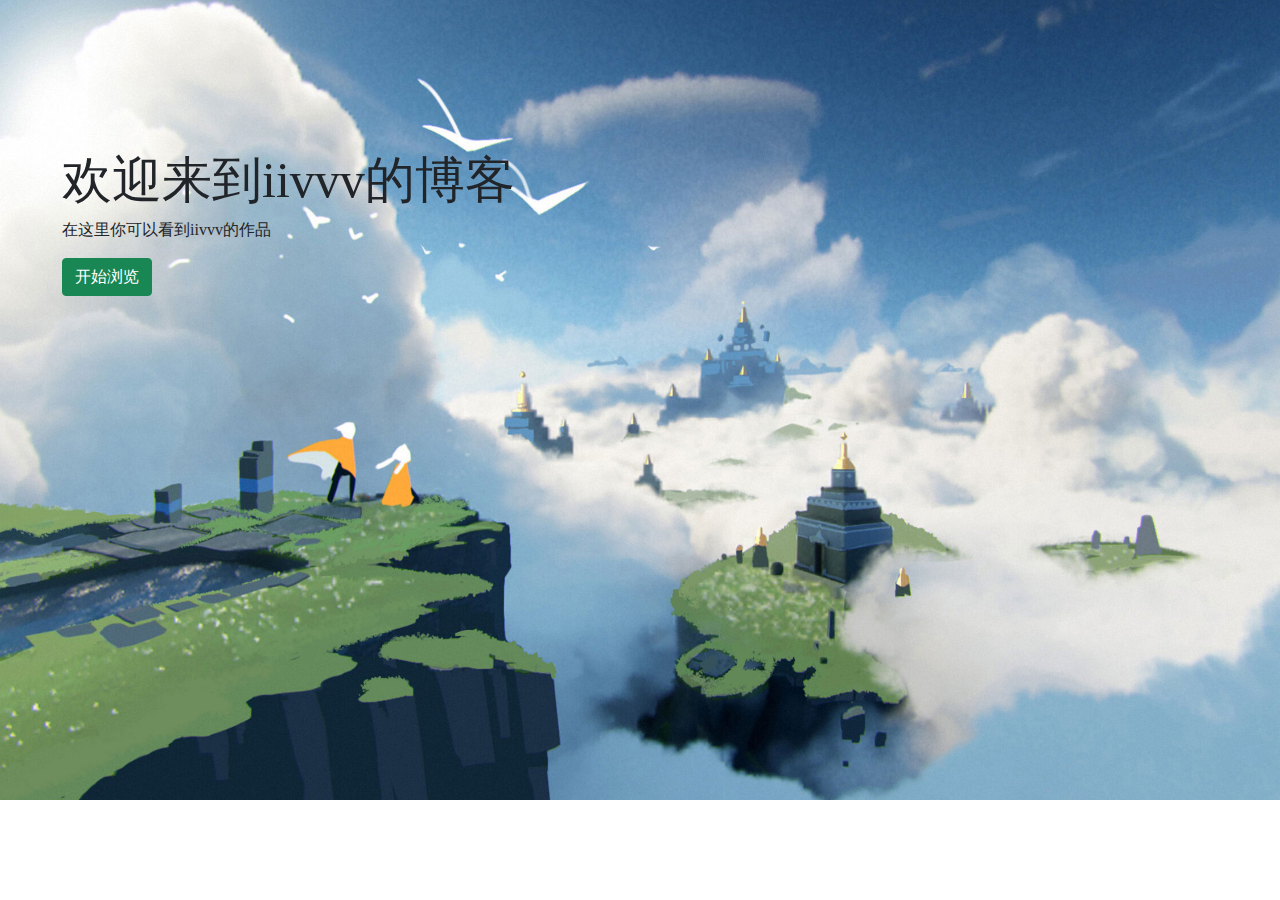
<file: index.html>
<!DOCTYPE html>
<html lang="en">
<head>
    <meta charset="UTF-8">
    <meta http-equiv="X-UA-Compatible" content="IE=edge">
    <meta name="viewport" content="width=device-width, initial-scale=1.0">
    <link rel="stylesheet" href="bootstrap.min.css">
    <link rel="stylesheet" href="app.css">
    <title>iivvv'blog</title>
</head>
<body>
    <div class="onepage">
        <div class="onepage-bg" id="onepagebg"></div>
        <div class="container">
            <div class="row">
                <div class="title-text">
                    <div class="col-md-12 headfontsize">
                        <h1 class="headh1content">
                            欢迎来到iivvv的博客
                        </h1>
                        <p>在这里你可以看到iivvv的作品</p>   
                        <p class="btn-start">
                            <a class="btn btn-success btn-md" href="#">开始浏览</a>
                        </p>
                    </div>
                </div>
            </div>
        </div>
    </div>

</body>
</html>
</file>
<file: app.css>
h1,p,a,button{
    font-family:'Times New Roman', Times, serif
}

.onepage{
    height: 750px;
}

.onepage-bg{
    height: 800px;
    width: 100%;
    position: absolute;
    z-index: 0;
    background-position: center center;
    background-size: cover;
}

#onepagebg{
    background-image: url("images/005_Sky.jpeg");
}

.container{
    position: absolute;
    z-index: 1;
    top:150px
}

.title-text{
    margin-left: 50px;
}

.headfontsize h1{
    font-size: 50px;
}
</file>
